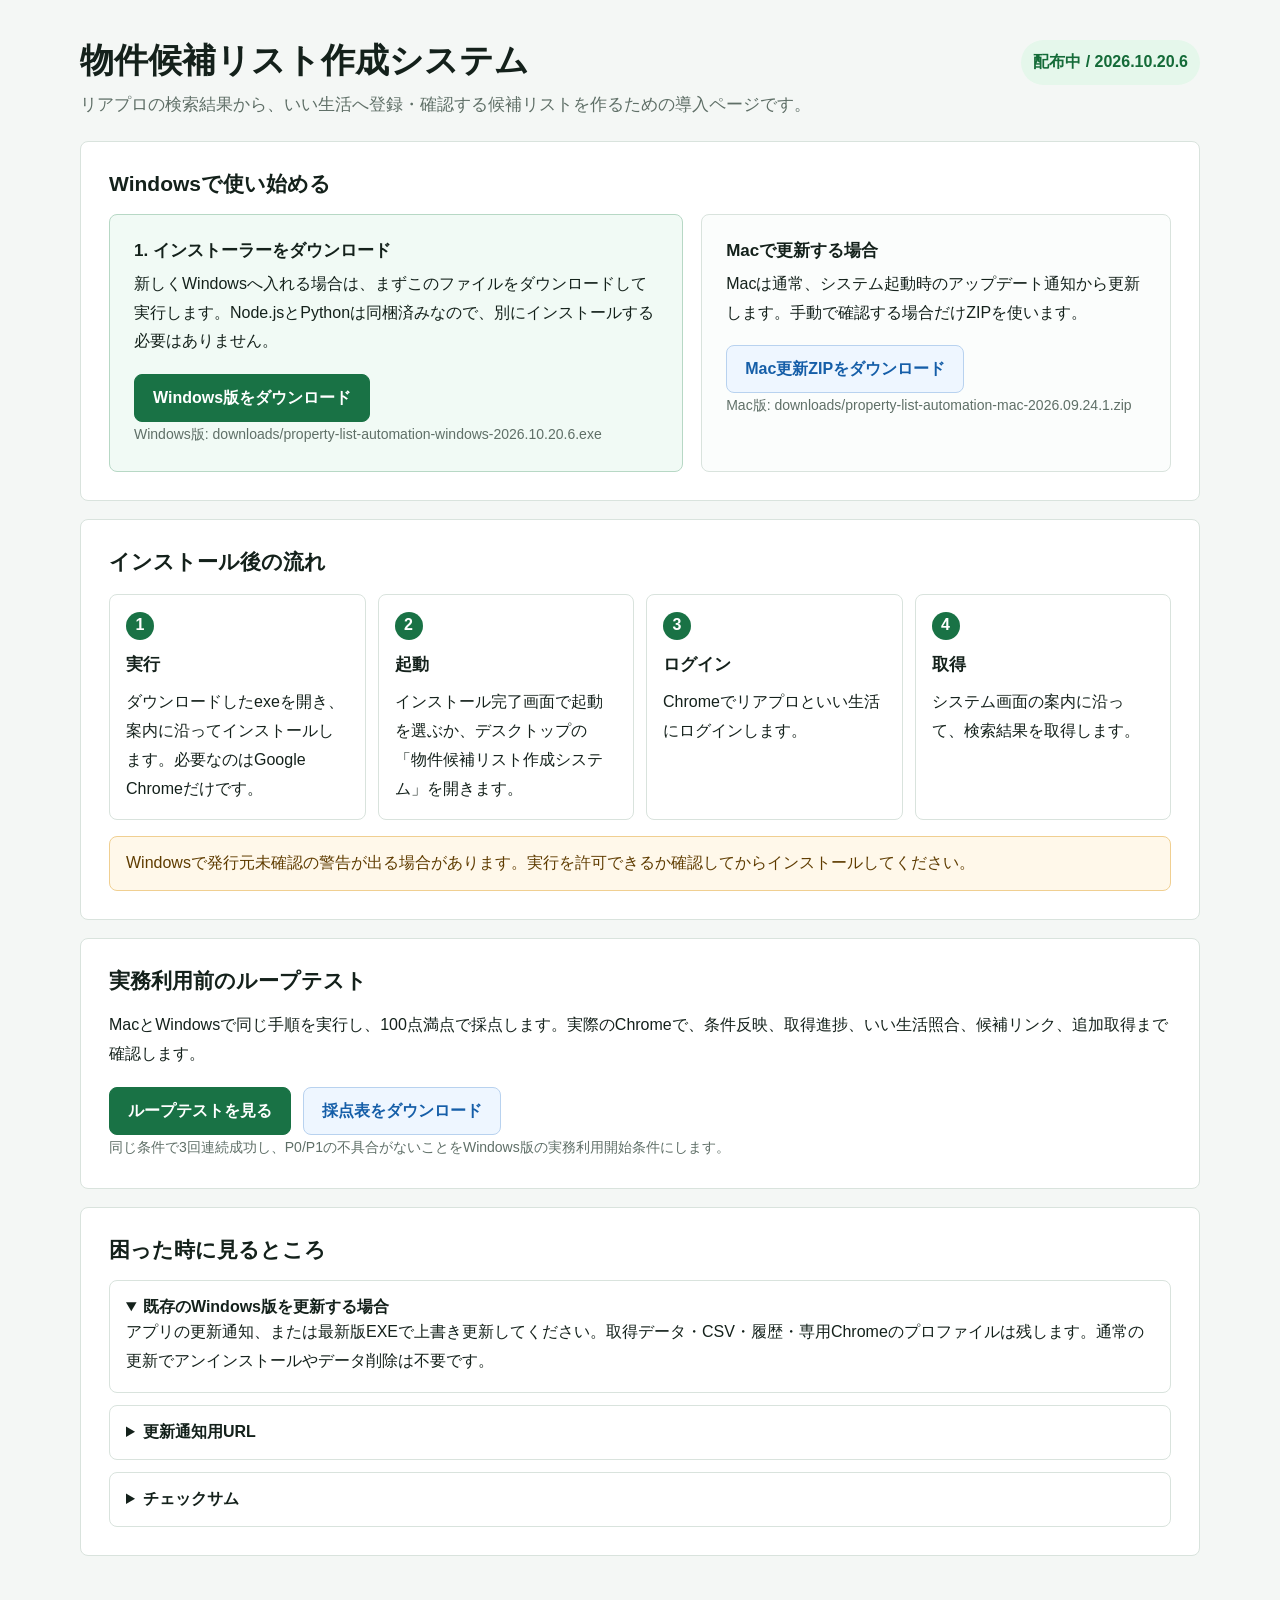
<file: index.html>
<!doctype html>
<html lang="ja">
<head>
  <meta charset="utf-8">
  <meta name="viewport" content="width=device-width, initial-scale=1">
  <title>物件候補リスト作成システム 配布ページ</title>
  <style>
    :root { color-scheme: light; --ink: #14211b; --muted: #5f6f67; --line: #d9e3dd; --green: #197245; --blue: #155ea8; --amber: #9b6200; --panel: #ffffff; --wash: #f4f7f5; }
    * { box-sizing: border-box; }
    body { margin: 0; font-family: -apple-system, BlinkMacSystemFont, "Segoe UI", sans-serif; color: var(--ink); background: var(--wash); }
    main { width: min(1120px, calc(100% - 48px)); margin: 0 auto; padding: 40px 0 56px; }
    header { display: grid; grid-template-columns: 1fr auto; gap: 24px; align-items: start; margin-bottom: 20px; }
    section { background: var(--panel); border: 1px solid var(--line); border-radius: 8px; padding: 28px; margin-top: 18px; }
    h1 { font-size: 34px; line-height: 1.18; margin: 0 0 10px; letter-spacing: 0; }
    h2 { font-size: 21px; margin: 0 0 16px; letter-spacing: 0; }
    h3 { font-size: 17px; margin: 0 0 8px; letter-spacing: 0; }
    p, li { line-height: 1.8; }
    p { margin: 0; }
    .lead { color: var(--muted); font-size: 17px; }
    .status { display: inline-flex; align-items: center; gap: 8px; padding: 8px 12px; border-radius: 999px; font-weight: 700; background: #e5f7eb; color: #146b38; white-space: nowrap; }
    .download-grid { display: grid; grid-template-columns: minmax(0, 1.1fr) minmax(320px, .9fr); gap: 18px; align-items: stretch; }
    .download-panel { border: 1px solid var(--line); border-radius: 8px; padding: 24px; background: #fbfdfc; }
    .primary-panel { border-color: #b7d8c5; background: #f1faf5; }
    .button-row { display: flex; gap: 12px; flex-wrap: wrap; margin-top: 18px; }
    .button { display: inline-flex; align-items: center; justify-content: center; min-height: 48px; padding: 12px 18px; border-radius: 8px; border: 1px solid currentColor; text-decoration: none; font-weight: 800; line-height: 1.3; }
    .button.primary { background: var(--green); border-color: var(--green); color: #fff; }
    .button.secondary { color: var(--blue); background: #eef6ff; border-color: #b8d2ef; }
    .steps { display: grid; grid-template-columns: repeat(4, minmax(0, 1fr)); gap: 12px; margin: 18px 0 0; padding: 0; list-style: none; }
    .steps li { border: 1px solid var(--line); border-radius: 8px; padding: 16px; background: #fff; min-height: 128px; }
    .step-no { display: inline-flex; width: 28px; height: 28px; align-items: center; justify-content: center; border-radius: 50%; background: var(--green); color: #fff; font-weight: 800; margin-bottom: 10px; }
    .note-box { border: 1px solid #f0cf91; background: #fff8ea; color: #5f3c00; border-radius: 8px; padding: 16px; margin-top: 16px; }
    .small { color: var(--muted); font-size: 14px; }
    details { border: 1px solid var(--line); border-radius: 8px; padding: 16px; background: #fff; }
    details + details { margin-top: 12px; }
    summary { cursor: pointer; font-weight: 800; }
    code { font-family: ui-monospace, SFMono-Regular, Menlo, Consolas, monospace; word-break: break-all; }
    table { width: 100%; border-collapse: collapse; }
    td { border-top: 1px solid #e3ebe6; padding: 10px 8px; vertical-align: top; }
    a { color: var(--blue); font-weight: 700; }
    @media (max-width: 860px) {
      main { width: min(100% - 28px, 1120px); padding-top: 24px; }
      header, .download-grid, .steps { grid-template-columns: 1fr; }
      h1 { font-size: 28px; }
    }
  </style>
</head>
<body>
  <main>
    <header>
      <div>
        <h1>物件候補リスト作成システム</h1>
        <p class="lead">リアプロの検索結果から、いい生活へ登録・確認する候補リストを作るための導入ページです。</p>
      </div>
      <p class="status">配布中 / 2026.10.20.6</p>
    </header>

    <section>
      <h2>Windowsで使い始める</h2>
      <div class="download-grid">
        <div class="download-panel primary-panel">
          <h3>1. インストーラーをダウンロード</h3>
          <p>新しくWindowsへ入れる場合は、まずこのファイルをダウンロードして実行します。Node.jsとPythonは同梱済みなので、別にインストールする必要はありません。</p>
          <div class="button-row">
            <a class="button primary" href="https://raw.githubusercontent.com/gaku0071-bit/rent-estimate-app/property-list-updates/downloads/property-list-automation-windows-2026.10.20.6.exe">Windows版をダウンロード</a>
          </div>
          <p class="small">Windows版: downloads/property-list-automation-windows-2026.10.20.6.exe</p>
        </div>
        <div class="download-panel">
          <h3>Macで更新する場合</h3>
          <p>Macは通常、システム起動時のアップデート通知から更新します。手動で確認する場合だけZIPを使います。</p>
          <div class="button-row">
            <a class="button secondary" href="https://raw.githubusercontent.com/gaku0071-bit/rent-estimate-app/property-list-updates/downloads/property-list-automation-mac-2026.09.24.1.zip">Mac更新ZIPをダウンロード</a>
          </div>
          <p class="small">Mac版: downloads/property-list-automation-mac-2026.09.24.1.zip</p>
        </div>
      </div>
    </section>

    <section>
      <h2>インストール後の流れ</h2>
      <ol class="steps">
        <li><span class="step-no">1</span><h3>実行</h3><p>ダウンロードしたexeを開き、案内に沿ってインストールします。必要なのはGoogle Chromeだけです。</p></li>
        <li><span class="step-no">2</span><h3>起動</h3><p>インストール完了画面で起動を選ぶか、デスクトップの「物件候補リスト作成システム」を開きます。</p></li>
        <li><span class="step-no">3</span><h3>ログイン</h3><p>Chromeでリアプロといい生活にログインします。</p></li>
        <li><span class="step-no">4</span><h3>取得</h3><p>システム画面の案内に沿って、検索結果を取得します。</p></li>
      </ol>
      <div class="note-box">Windowsで発行元未確認の警告が出る場合があります。実行を許可できるか確認してからインストールしてください。</div>
    </section>

    <section>
      <h2>実務利用前のループテスト</h2>
      <p>MacとWindowsで同じ手順を実行し、100点満点で採点します。実際のChromeで、条件反映、取得進捗、いい生活照合、候補リンク、追加取得まで確認します。</p>
      <div class="button-row">
        <a class="button primary" href="qa-loop.html">ループテストを見る</a>
        <a class="button secondary" href="qa-loop.md">採点表をダウンロード</a>
      </div>
      <p class="small">同じ条件で3回連続成功し、P0/P1の不具合がないことをWindows版の実務利用開始条件にします。</p>
    </section>

    <section>
      <h2>困った時に見るところ</h2>
      <details open>
        <summary>既存のWindows版を更新する場合</summary>
        <p>アプリの更新通知、または最新版EXEで上書き更新してください。取得データ・CSV・履歴・専用Chromeのプロファイルは残します。通常の更新でアンインストールやデータ削除は不要です。</p>
      </details>
      <details>
        <summary>更新通知用URL</summary>
        <p><code>https://raw.githubusercontent.com/gaku0071-bit/rent-estimate-app/property-list-updates/update-manifest.json</code></p>
      </details>
      <details>
        <summary>チェックサム</summary>
        <table><tr><td>downloads/property-list-automation-mac-2026.09.24.1.zip</td><td><code>c8511b646c8a365de0aa8eb8b02ee7bfa8f2b747cd2d00a5a79b7e51ac34edf7</code></td></tr>
<tr><td>downloads/property-list-automation-windows-2026.10.20.6.exe</td><td><code>58d853ac9c3d5316ab2caddbdd6c3ab4da7d16d72fdb93b6d6d802797a70f840</code></td></tr>
<tr><td>update-manifest.json</td><td><code>fa6f592703fb36f82333a0dd3c7b9e9154f326bb171ea71d8be174c6e3574f99</code></td></tr></table>
      </details>
    </section>
  </main>
</body>
</html>
</file>
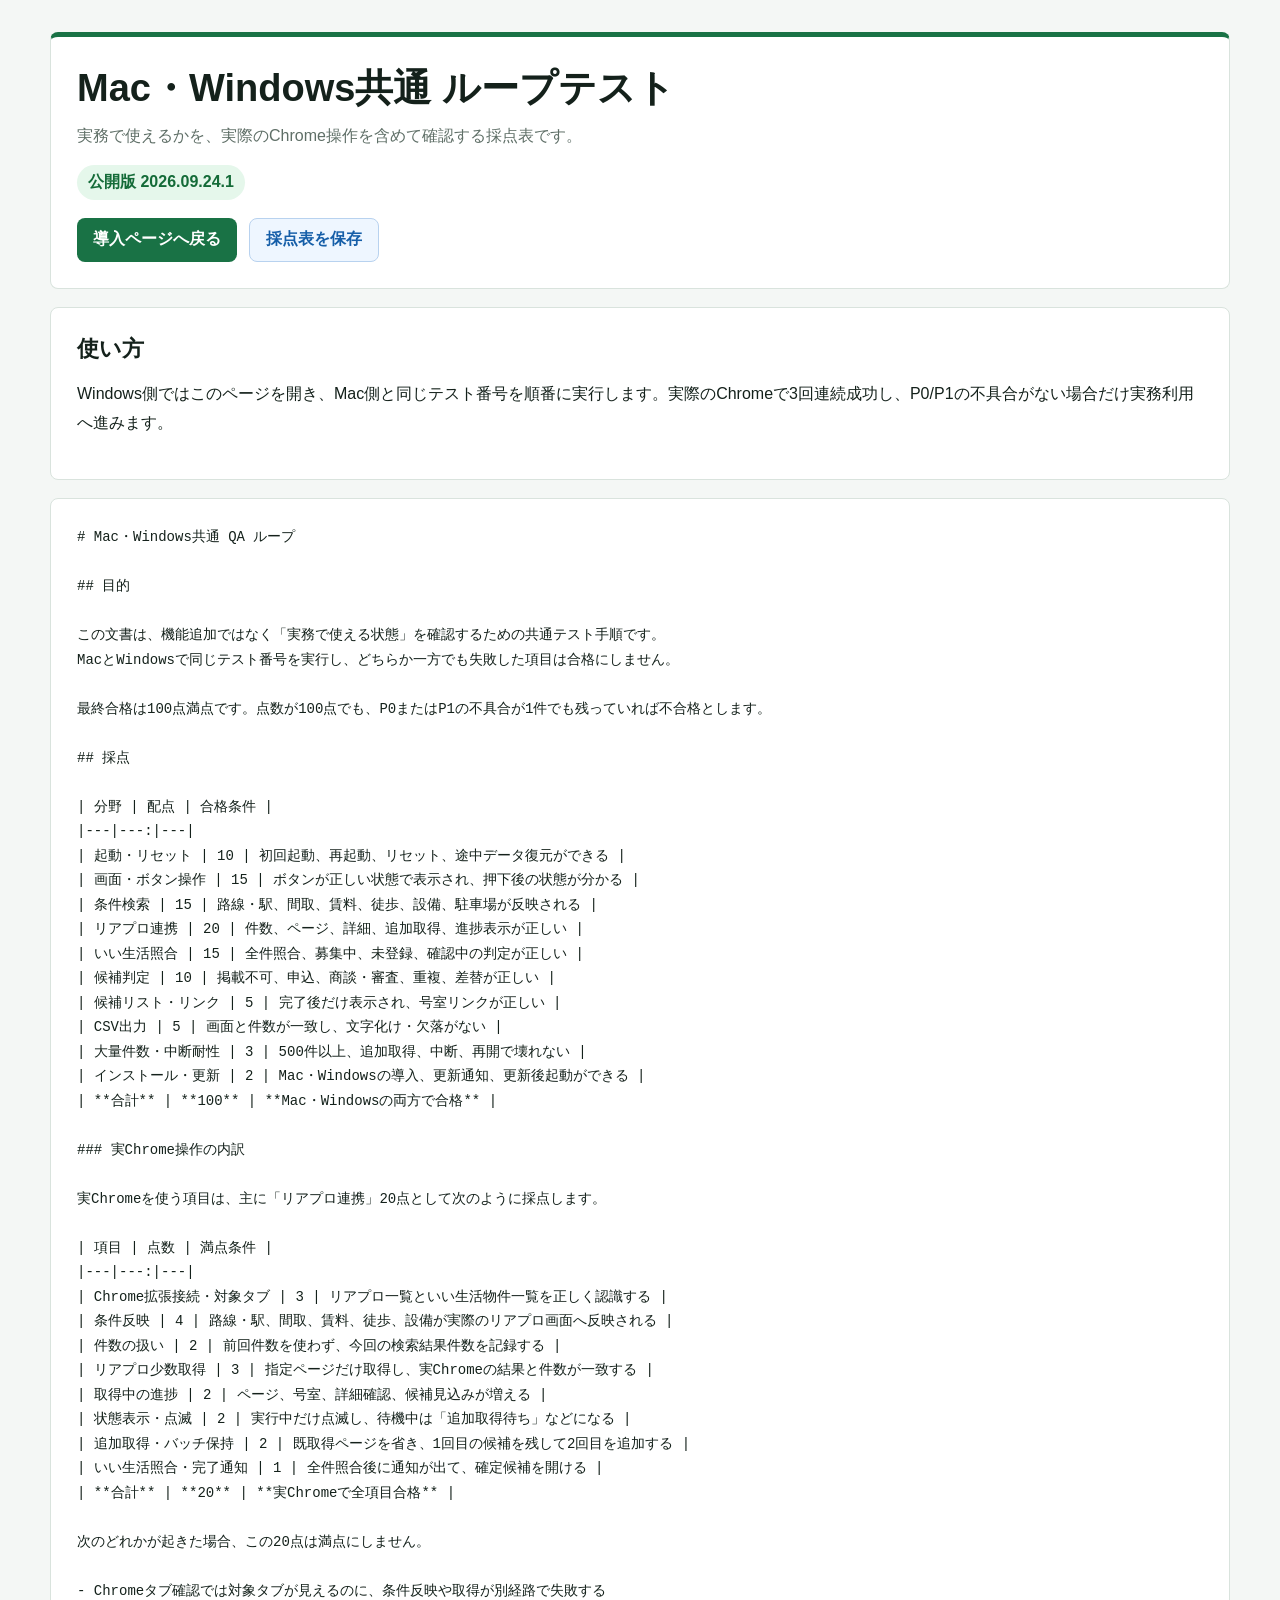
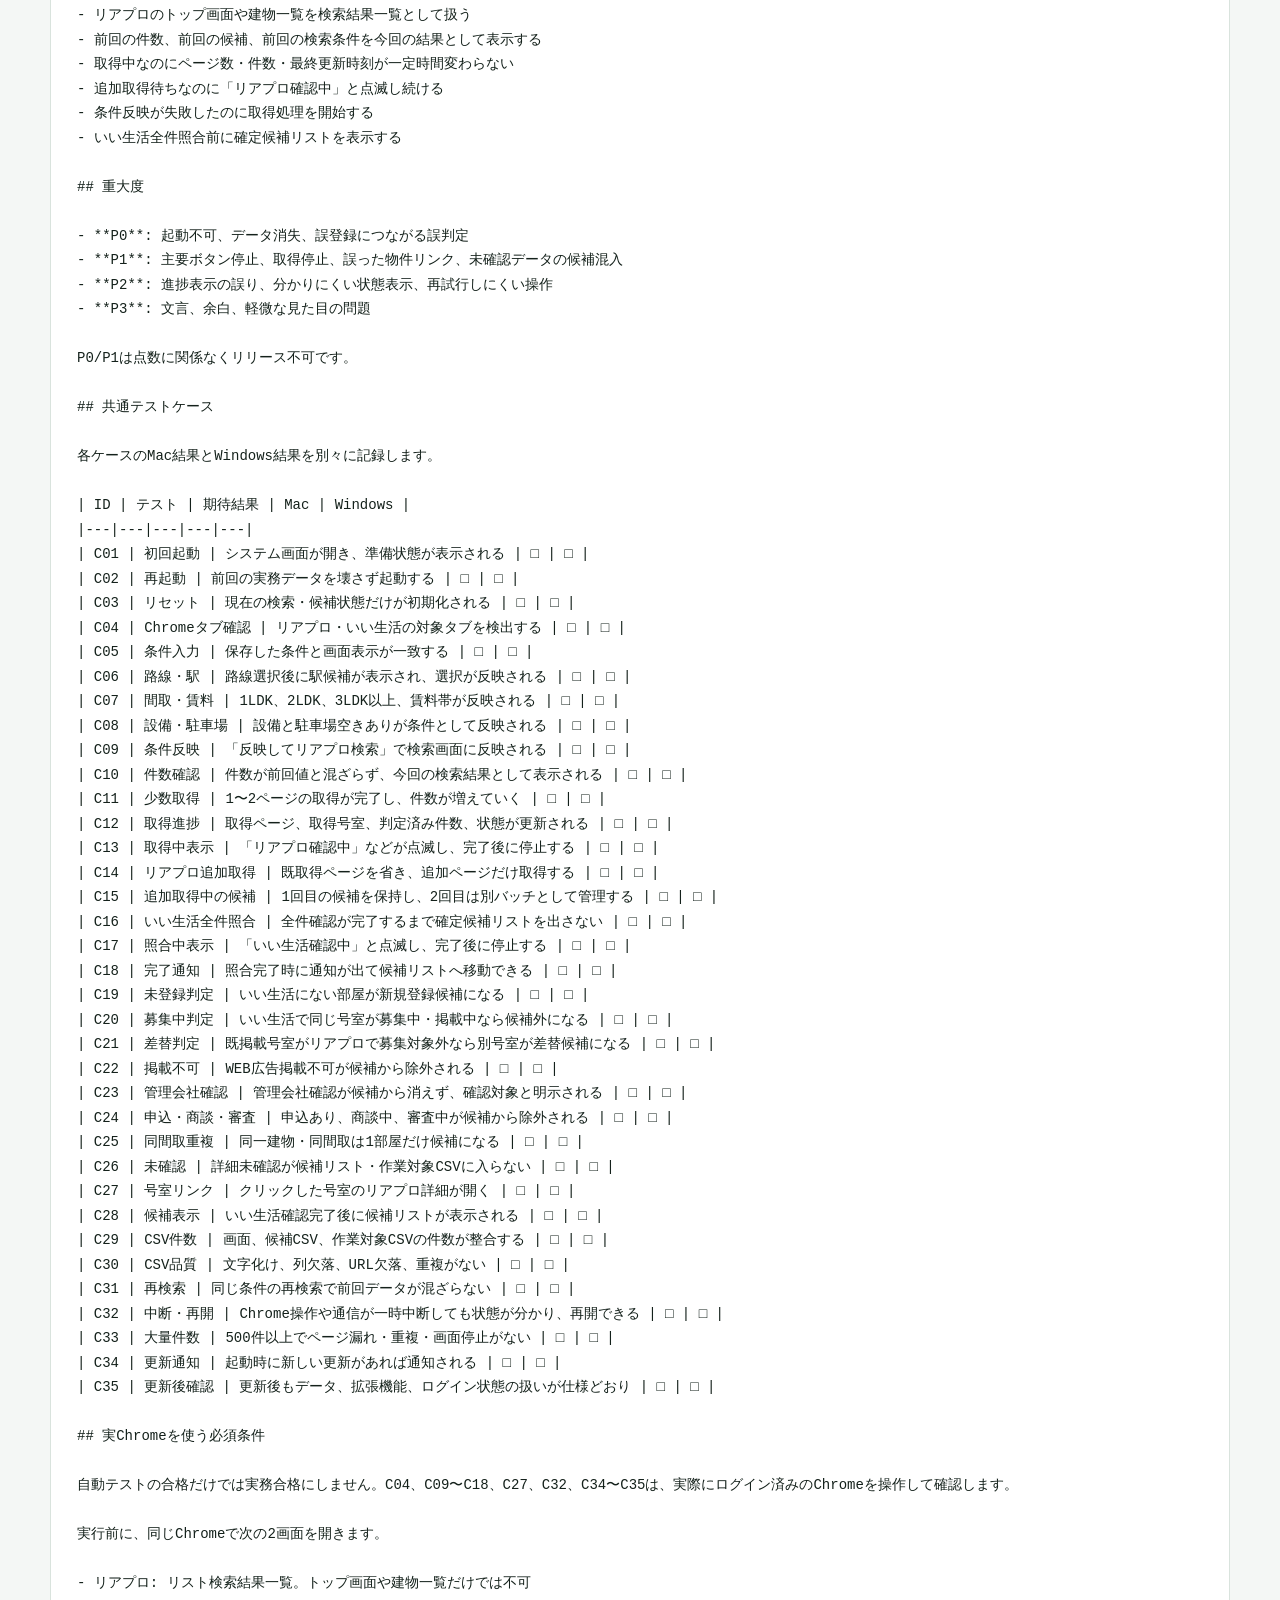
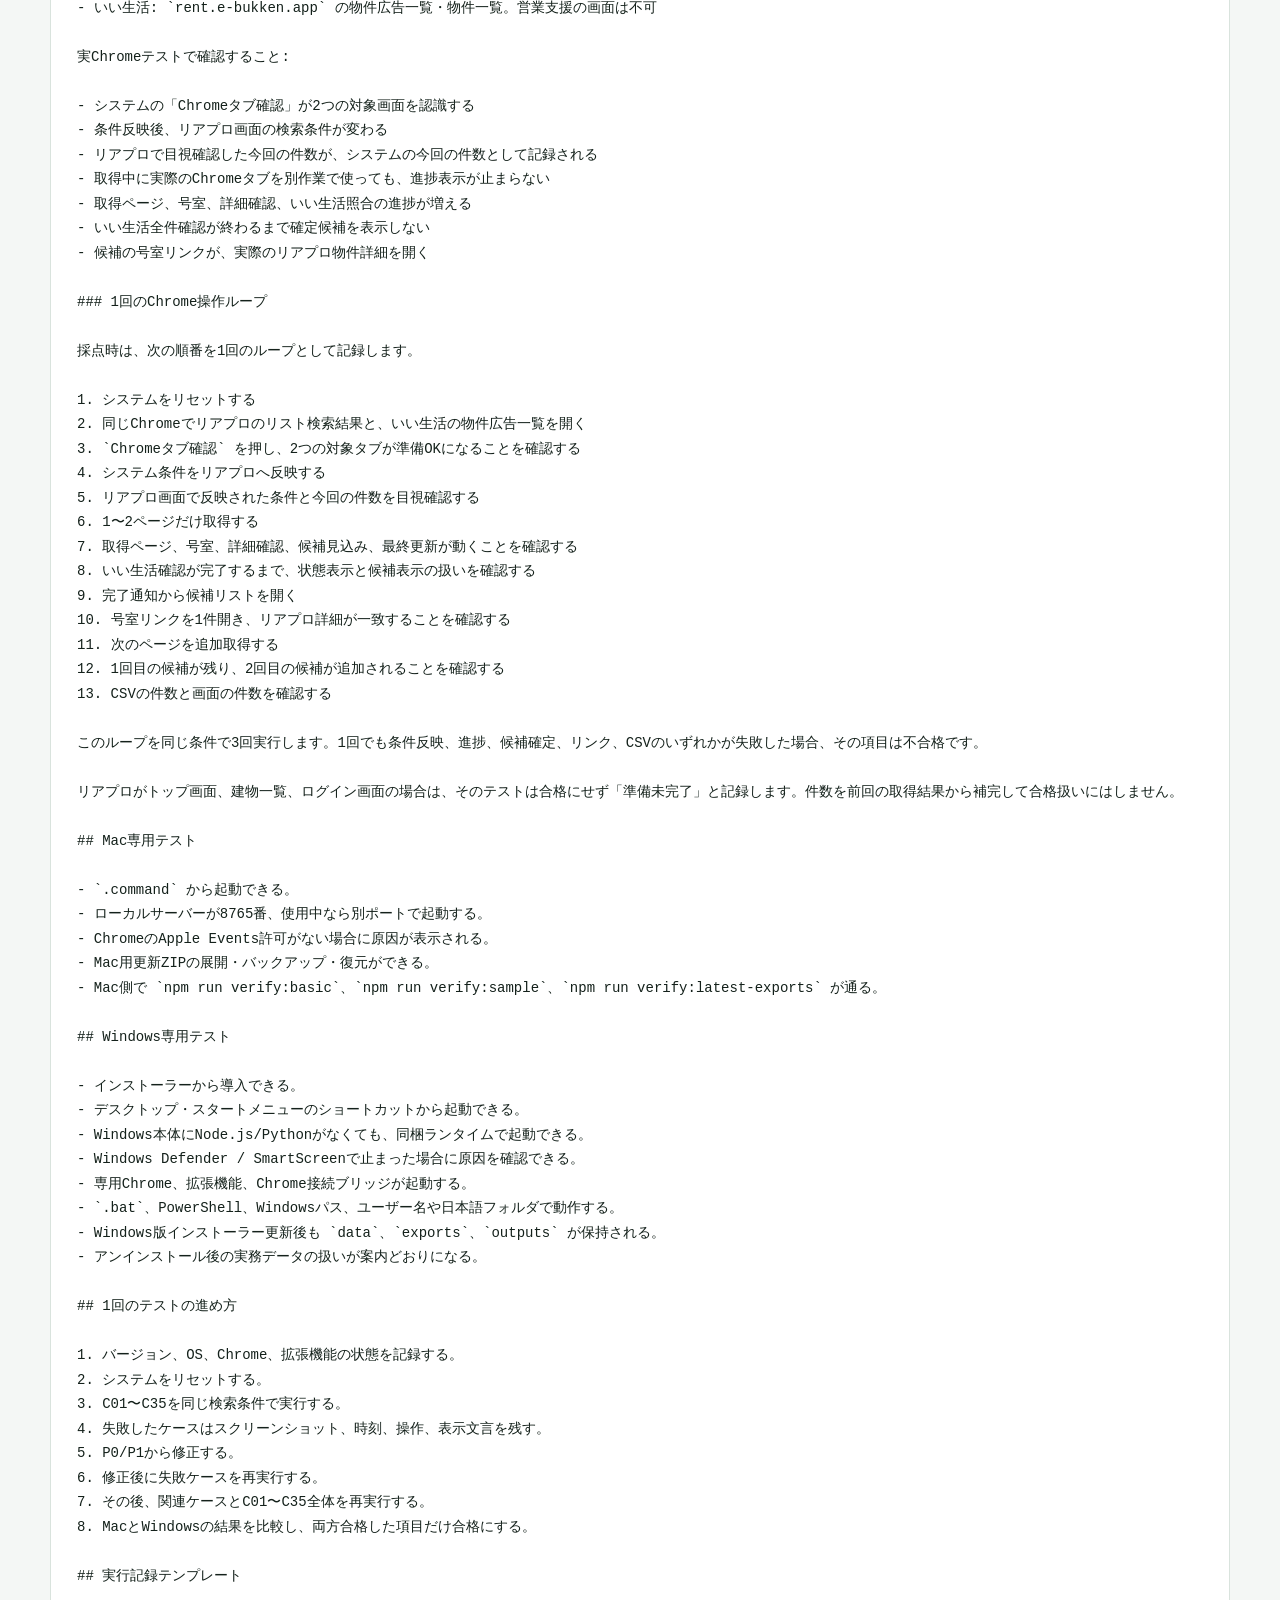
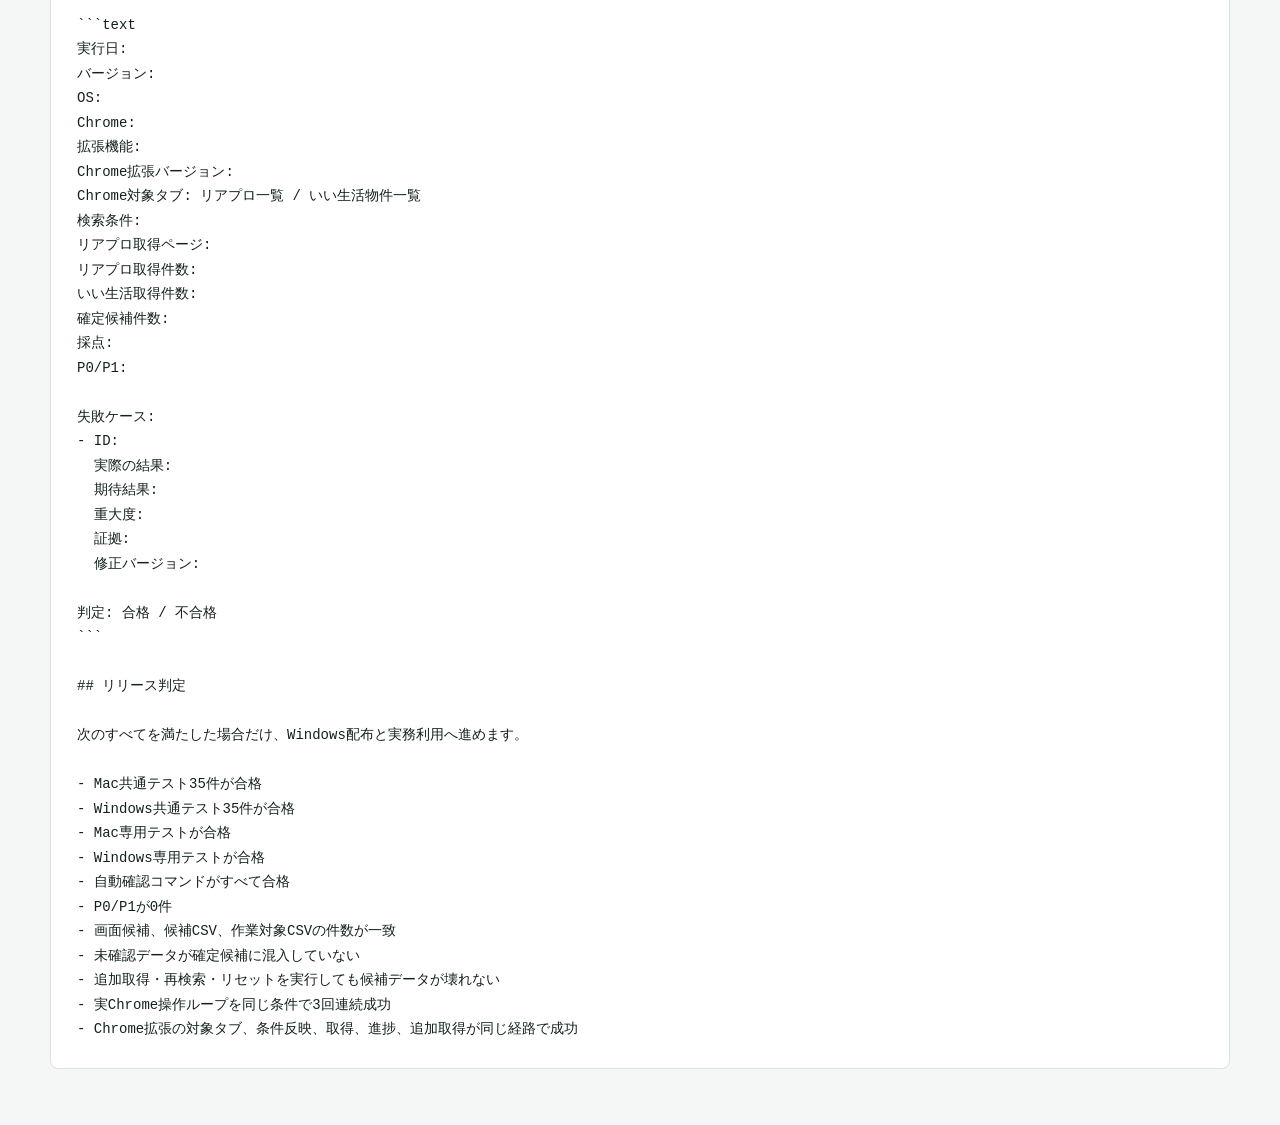
<file: qa-loop.html>
<!doctype html>
<html lang="ja">
<head>
  <meta charset="utf-8">
  <meta name="viewport" content="width=device-width, initial-scale=1">
  <title>物件候補リスト作成システム ループテスト</title>
  <style>
    :root { color-scheme: light; --ink: #14211b; --muted: #5f6f67; --line: #d9e3dd; --green: #197245; --wash: #f4f7f5; }
    * { box-sizing: border-box; }
    body { margin: 0; background: var(--wash); color: var(--ink); font-family: -apple-system, BlinkMacSystemFont, "Segoe UI", sans-serif; }
    main { width: min(1180px, calc(100% - 40px)); margin: 0 auto; padding: 32px 0 56px; }
    header, section { background: #fff; border: 1px solid var(--line); border-radius: 8px; padding: 26px; }
    header { border-top: 5px solid var(--green); margin-bottom: 18px; }
    h1 { margin: 0 0 8px; font-size: clamp(26px, 4vw, 38px); }
    h2 { margin: 0 0 10px; font-size: 22px; }
    p { line-height: 1.8; }
    .lead { color: var(--muted); margin: 0; }
    .status { display: inline-block; margin-top: 14px; padding: 7px 11px; border-radius: 999px; background: #e5f7eb; color: #146b38; font-weight: 800; }
    .guide { margin-bottom: 18px; }
    pre { margin: 0; white-space: pre-wrap; overflow-wrap: anywhere; font: 14px/1.75 ui-monospace, SFMono-Regular, Menlo, Consolas, monospace; }
    .actions { display: flex; gap: 12px; flex-wrap: wrap; margin-top: 18px; }
    a { display: inline-flex; align-items: center; min-height: 44px; padding: 10px 16px; border-radius: 8px; font-weight: 800; text-decoration: none; }
    .primary { background: var(--green); color: #fff; }
    .secondary { border: 1px solid #b8d2ef; background: #eef6ff; color: #155ea8; }
    @media (max-width: 640px) { main { width: min(100% - 24px, 1180px); padding-top: 18px; } header, section { padding: 18px; } pre { font-size: 12px; } }
  </style>
</head>
<body>
  <main>
    <header>
      <h1>Mac・Windows共通 ループテスト</h1>
      <p class="lead">実務で使えるかを、実際のChrome操作を含めて確認する採点表です。</p>
      <span class="status">公開版 2026.09.24.1</span>
      <div class="actions"><a class="primary" href="index.html">導入ページへ戻る</a><a class="secondary" href="qa-loop.md">採点表を保存</a></div>
    </header>
    <section class="guide"><h2>使い方</h2><p>Windows側ではこのページを開き、Mac側と同じテスト番号を順番に実行します。実際のChromeで3回連続成功し、P0/P1の不具合がない場合だけ実務利用へ進みます。</p></section>
    <section><pre># Mac・Windows共通 QA ループ

## 目的

この文書は、機能追加ではなく「実務で使える状態」を確認するための共通テスト手順です。
MacとWindowsで同じテスト番号を実行し、どちらか一方でも失敗した項目は合格にしません。

最終合格は100点満点です。点数が100点でも、P0またはP1の不具合が1件でも残っていれば不合格とします。

## 採点

| 分野 | 配点 | 合格条件 |
|---|---:|---|
| 起動・リセット | 10 | 初回起動、再起動、リセット、途中データ復元ができる |
| 画面・ボタン操作 | 15 | ボタンが正しい状態で表示され、押下後の状態が分かる |
| 条件検索 | 15 | 路線・駅、間取、賃料、徒歩、設備、駐車場が反映される |
| リアプロ連携 | 20 | 件数、ページ、詳細、追加取得、進捗表示が正しい |
| いい生活照合 | 15 | 全件照合、募集中、未登録、確認中の判定が正しい |
| 候補判定 | 10 | 掲載不可、申込、商談・審査、重複、差替が正しい |
| 候補リスト・リンク | 5 | 完了後だけ表示され、号室リンクが正しい |
| CSV出力 | 5 | 画面と件数が一致し、文字化け・欠落がない |
| 大量件数・中断耐性 | 3 | 500件以上、追加取得、中断、再開で壊れない |
| インストール・更新 | 2 | Mac・Windowsの導入、更新通知、更新後起動ができる |
| **合計** | **100** | **Mac・Windowsの両方で合格** |

### 実Chrome操作の内訳

実Chromeを使う項目は、主に「リアプロ連携」20点として次のように採点します。

| 項目 | 点数 | 満点条件 |
|---|---:|---|
| Chrome拡張接続・対象タブ | 3 | リアプロ一覧といい生活物件一覧を正しく認識する |
| 条件反映 | 4 | 路線・駅、間取、賃料、徒歩、設備が実際のリアプロ画面へ反映される |
| 件数の扱い | 2 | 前回件数を使わず、今回の検索結果件数を記録する |
| リアプロ少数取得 | 3 | 指定ページだけ取得し、実Chromeの結果と件数が一致する |
| 取得中の進捗 | 2 | ページ、号室、詳細確認、候補見込みが増える |
| 状態表示・点滅 | 2 | 実行中だけ点滅し、待機中は「追加取得待ち」などになる |
| 追加取得・バッチ保持 | 2 | 既取得ページを省き、1回目の候補を残して2回目を追加する |
| いい生活照合・完了通知 | 1 | 全件照合後に通知が出て、確定候補を開ける |
| **合計** | **20** | **実Chromeで全項目合格** |

次のどれかが起きた場合、この20点は満点にしません。

- Chromeタブ確認では対象タブが見えるのに、条件反映や取得が別経路で失敗する
- リアプロのトップ画面や建物一覧を検索結果一覧として扱う
- 前回の件数、前回の候補、前回の検索条件を今回の結果として表示する
- 取得中なのにページ数・件数・最終更新時刻が一定時間変わらない
- 追加取得待ちなのに「リアプロ確認中」と点滅し続ける
- 条件反映が失敗したのに取得処理を開始する
- いい生活全件照合前に確定候補リストを表示する

## 重大度

- **P0**: 起動不可、データ消失、誤登録につながる誤判定
- **P1**: 主要ボタン停止、取得停止、誤った物件リンク、未確認データの候補混入
- **P2**: 進捗表示の誤り、分かりにくい状態表示、再試行しにくい操作
- **P3**: 文言、余白、軽微な見た目の問題

P0/P1は点数に関係なくリリース不可です。

## 共通テストケース

各ケースのMac結果とWindows結果を別々に記録します。

| ID | テスト | 期待結果 | Mac | Windows |
|---|---|---|---|---|
| C01 | 初回起動 | システム画面が開き、準備状態が表示される | □ | □ |
| C02 | 再起動 | 前回の実務データを壊さず起動する | □ | □ |
| C03 | リセット | 現在の検索・候補状態だけが初期化される | □ | □ |
| C04 | Chromeタブ確認 | リアプロ・いい生活の対象タブを検出する | □ | □ |
| C05 | 条件入力 | 保存した条件と画面表示が一致する | □ | □ |
| C06 | 路線・駅 | 路線選択後に駅候補が表示され、選択が反映される | □ | □ |
| C07 | 間取・賃料 | 1LDK、2LDK、3LDK以上、賃料帯が反映される | □ | □ |
| C08 | 設備・駐車場 | 設備と駐車場空きありが条件として反映される | □ | □ |
| C09 | 条件反映 | 「反映してリアプロ検索」で検索画面に反映される | □ | □ |
| C10 | 件数確認 | 件数が前回値と混ざらず、今回の検索結果として表示される | □ | □ |
| C11 | 少数取得 | 1〜2ページの取得が完了し、件数が増えていく | □ | □ |
| C12 | 取得進捗 | 取得ページ、取得号室、判定済み件数、状態が更新される | □ | □ |
| C13 | 取得中表示 | 「リアプロ確認中」などが点滅し、完了後に停止する | □ | □ |
| C14 | リアプロ追加取得 | 既取得ページを省き、追加ページだけ取得する | □ | □ |
| C15 | 追加取得中の候補 | 1回目の候補を保持し、2回目は別バッチとして管理する | □ | □ |
| C16 | いい生活全件照合 | 全件確認が完了するまで確定候補リストを出さない | □ | □ |
| C17 | 照合中表示 | 「いい生活確認中」と点滅し、完了後に停止する | □ | □ |
| C18 | 完了通知 | 照合完了時に通知が出て候補リストへ移動できる | □ | □ |
| C19 | 未登録判定 | いい生活にない部屋が新規登録候補になる | □ | □ |
| C20 | 募集中判定 | いい生活で同じ号室が募集中・掲載中なら候補外になる | □ | □ |
| C21 | 差替判定 | 既掲載号室がリアプロで募集対象外なら別号室が差替候補になる | □ | □ |
| C22 | 掲載不可 | WEB広告掲載不可が候補から除外される | □ | □ |
| C23 | 管理会社確認 | 管理会社確認が候補から消えず、確認対象と明示される | □ | □ |
| C24 | 申込・商談・審査 | 申込あり、商談中、審査中が候補から除外される | □ | □ |
| C25 | 同間取重複 | 同一建物・同間取は1部屋だけ候補になる | □ | □ |
| C26 | 未確認 | 詳細未確認が候補リスト・作業対象CSVに入らない | □ | □ |
| C27 | 号室リンク | クリックした号室のリアプロ詳細が開く | □ | □ |
| C28 | 候補表示 | いい生活確認完了後に候補リストが表示される | □ | □ |
| C29 | CSV件数 | 画面、候補CSV、作業対象CSVの件数が整合する | □ | □ |
| C30 | CSV品質 | 文字化け、列欠落、URL欠落、重複がない | □ | □ |
| C31 | 再検索 | 同じ条件の再検索で前回データが混ざらない | □ | □ |
| C32 | 中断・再開 | Chrome操作や通信が一時中断しても状態が分かり、再開できる | □ | □ |
| C33 | 大量件数 | 500件以上でページ漏れ・重複・画面停止がない | □ | □ |
| C34 | 更新通知 | 起動時に新しい更新があれば通知される | □ | □ |
| C35 | 更新後確認 | 更新後もデータ、拡張機能、ログイン状態の扱いが仕様どおり | □ | □ |

## 実Chromeを使う必須条件

自動テストの合格だけでは実務合格にしません。C04、C09〜C18、C27、C32、C34〜C35は、実際にログイン済みのChromeを操作して確認します。

実行前に、同じChromeで次の2画面を開きます。

- リアプロ: リスト検索結果一覧。トップ画面や建物一覧だけでは不可
- いい生活: `rent.e-bukken.app` の物件広告一覧・物件一覧。営業支援の画面は不可

実Chromeテストで確認すること:

- システムの「Chromeタブ確認」が2つの対象画面を認識する
- 条件反映後、リアプロ画面の検索条件が変わる
- リアプロで目視確認した今回の件数が、システムの今回の件数として記録される
- 取得中に実際のChromeタブを別作業で使っても、進捗表示が止まらない
- 取得ページ、号室、詳細確認、いい生活照合の進捗が増える
- いい生活全件確認が終わるまで確定候補を表示しない
- 候補の号室リンクが、実際のリアプロ物件詳細を開く

### 1回のChrome操作ループ

採点時は、次の順番を1回のループとして記録します。

1. システムをリセットする
2. 同じChromeでリアプロのリスト検索結果と、いい生活の物件広告一覧を開く
3. `Chromeタブ確認` を押し、2つの対象タブが準備OKになることを確認する
4. システム条件をリアプロへ反映する
5. リアプロ画面で反映された条件と今回の件数を目視確認する
6. 1〜2ページだけ取得する
7. 取得ページ、号室、詳細確認、候補見込み、最終更新が動くことを確認する
8. いい生活確認が完了するまで、状態表示と候補表示の扱いを確認する
9. 完了通知から候補リストを開く
10. 号室リンクを1件開き、リアプロ詳細が一致することを確認する
11. 次のページを追加取得する
12. 1回目の候補が残り、2回目の候補が追加されることを確認する
13. CSVの件数と画面の件数を確認する

このループを同じ条件で3回実行します。1回でも条件反映、進捗、候補確定、リンク、CSVのいずれかが失敗した場合、その項目は不合格です。

リアプロがトップ画面、建物一覧、ログイン画面の場合は、そのテストは合格にせず「準備未完了」と記録します。件数を前回の取得結果から補完して合格扱いにはしません。

## Mac専用テスト

- `.command` から起動できる。
- ローカルサーバーが8765番、使用中なら別ポートで起動する。
- ChromeのApple Events許可がない場合に原因が表示される。
- Mac用更新ZIPの展開・バックアップ・復元ができる。
- Mac側で `npm run verify:basic`、`npm run verify:sample`、`npm run verify:latest-exports` が通る。

## Windows専用テスト

- インストーラーから導入できる。
- デスクトップ・スタートメニューのショートカットから起動できる。
- Windows本体にNode.js/Pythonがなくても、同梱ランタイムで起動できる。
- Windows Defender / SmartScreenで止まった場合に原因を確認できる。
- 専用Chrome、拡張機能、Chrome接続ブリッジが起動する。
- `.bat`、PowerShell、Windowsパス、ユーザー名や日本語フォルダで動作する。
- Windows版インストーラー更新後も `data`、`exports`、`outputs` が保持される。
- アンインストール後の実務データの扱いが案内どおりになる。

## 1回のテストの進め方

1. バージョン、OS、Chrome、拡張機能の状態を記録する。
2. システムをリセットする。
3. C01〜C35を同じ検索条件で実行する。
4. 失敗したケースはスクリーンショット、時刻、操作、表示文言を残す。
5. P0/P1から修正する。
6. 修正後に失敗ケースを再実行する。
7. その後、関連ケースとC01〜C35全体を再実行する。
8. MacとWindowsの結果を比較し、両方合格した項目だけ合格にする。

## 実行記録テンプレート

```text
実行日:
バージョン:
OS:
Chrome:
拡張機能:
Chrome拡張バージョン:
Chrome対象タブ: リアプロ一覧 / いい生活物件一覧
検索条件:
リアプロ取得ページ:
リアプロ取得件数:
いい生活取得件数:
確定候補件数:
採点:
P0/P1:

失敗ケース:
- ID:
  実際の結果:
  期待結果:
  重大度:
  証拠:
  修正バージョン:

判定: 合格 / 不合格
```

## リリース判定

次のすべてを満たした場合だけ、Windows配布と実務利用へ進めます。

- Mac共通テスト35件が合格
- Windows共通テスト35件が合格
- Mac専用テストが合格
- Windows専用テストが合格
- 自動確認コマンドがすべて合格
- P0/P1が0件
- 画面候補、候補CSV、作業対象CSVの件数が一致
- 未確認データが確定候補に混入していない
- 追加取得・再検索・リセットを実行しても候補データが壊れない
- 実Chrome操作ループを同じ条件で3回連続成功
- Chrome拡張の対象タブ、条件反映、取得、進捗、追加取得が同じ経路で成功
</pre></section>
  </main>
</body>
</html>
</file>
